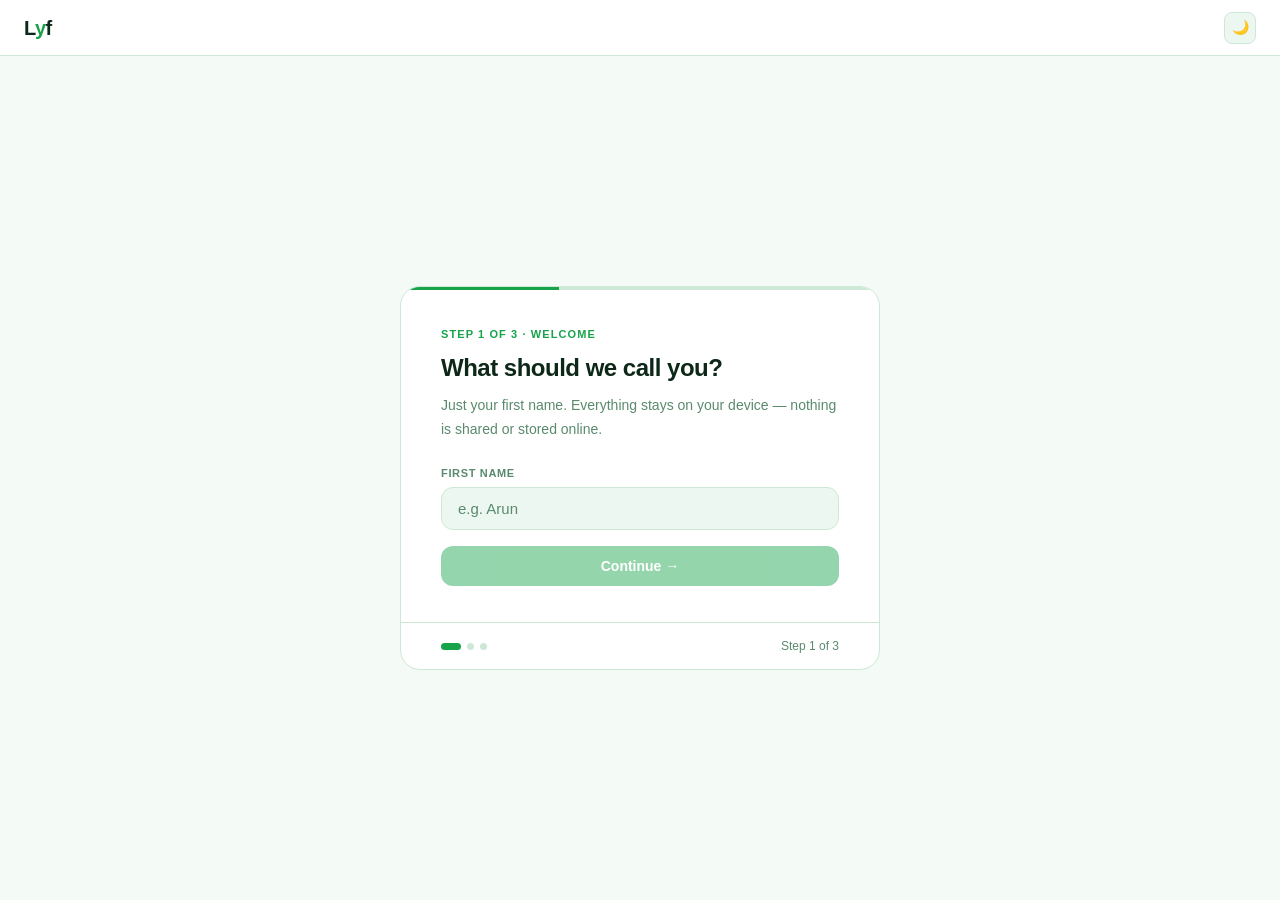
<file: fitness.html>
<!DOCTYPE html>
<html lang="en">
<head>
  <meta charset="UTF-8"><meta name="viewport" content="width=device-width, initial-scale=1.0">
  <title>Lyf — Fitness & Body</title>
  <script>(function(){var DK='lyf_device_id',VK='lyf_device_seen',did=null,isNew=false;try{did=localStorage.getItem(DK);if(!did){did='lyf-'+Date.now()+'-'+Math.random().toString(36).substr(2,9);localStorage.setItem(DK,did);}isNew=!localStorage.getItem(VK);localStorage.setItem(VK,'1');}catch(e){did='lyf-mem-'+Date.now();isNew=true;}window.__lyfDeviceId=did;window.__lyfIsNewDevice=isNew;})();</script>
  <script type="text/javascript" id="zohoapptics">var d=document,s=d.createElement("script");s.type="text/javascript";s.id="zohoappticsscript";s.defer=!0;s.src="https://apptics.zoho.in/sdk/web/v1/60070142391/315000000002032/init?aaID=315000000003007";var t=d.getElementsByTagName("script")[0];t.parentNode.insertBefore(s,t);window.appticsReady=function(s){var e=window.apptics__asyncalls=window.apptics__asyncalls||[];window.appticsReadyStatus?(s&&e.push(s),e.forEach(s=>s&&s()),window.apptics__asyncalls=null):s&&e.push(s)};</script>
  <link rel="stylesheet" href="css/base.css">
  <link rel="stylesheet" href="css/components.css">
  <link rel="stylesheet" href="css/layout.css">
</head>
<body>
<nav class="topnav">
  <div class="nav-logo" id="lyfLogo">L<span>y</span>f</div>
  <div class="nav-right">
    <div class="vitality-badge">✦ <span id="vitalityBadge">30</span> Vitality</div>
    <div class="theme-btn" id="themeBtn" onclick="toggleTheme()">🌙</div>
    <div class="nav-avatar" id="navAvatar">A</div>
  </div>
</nav>
<div class="app-layout">
  <aside class="sidebar">
    <div class="sb-profile">
      <div class="sb-profile-top"><div class="sb-av" id="sbAvatar">A</div><div><div class="sb-name" id="sbName">Loading...</div><div class="sb-city" id="sbCity">📍 Bangalore</div></div></div>
      <div class="sb-goal-pill" id="sbGoal"><div class="sb-goal-dot"></div><span class="sb-goal-label">Goal: Feel healthier</span></div>
    </div>
    <div class="sb-score-section">
      <div><div class="sb-score-num" id="sbScore">30</div><div class="sb-score-label">Vitality score</div></div>
      <div class="vitality-ring" style="width:52px;height:52px"><svg width="52" height="52" viewBox="0 0 52 52"><circle cx="26" cy="26" r="20" fill="none" stroke="var(--border)" stroke-width="5"/><circle cx="26" cy="26" r="20" fill="none" stroke="var(--accent)" stroke-width="5" stroke-dasharray="125.6" id="vitalityRingFill" stroke-dashoffset="87.9" stroke-linecap="round" style="transform:rotate(-90deg);transform-origin:26px 26px"/></svg><div class="vitality-ring-pct" id="vitalityRingPct">30%</div></div>
    </div>
    <div class="sb-bars">
      <div class="sb-bar-row active" onclick="highlightPillar(this)"><span class="sb-bar-icon">💪</span><span class="sb-bar-name">Fitness</span><div class="sb-bar-track"><div class="sb-bar-fill" id="sbBarFitness" style="width:0%;background:var(--fitness)"></div></div><span class="sb-bar-pts" id="sbPtsFitness" style="color:var(--fitness)">0</span></div>
      <div class="sb-bar-row" onclick="highlightPillar(this)"><span class="sb-bar-icon">🧠</span><span class="sb-bar-name">Mind</span><div class="sb-bar-track"><div class="sb-bar-fill" id="sbBarMind" style="width:0%;background:var(--mind)"></div></div><span class="sb-bar-pts" id="sbPtsMind" style="color:var(--mind)">0</span></div>
      <div class="sb-bar-row" onclick="highlightPillar(this)"><span class="sb-bar-icon">☀️</span><span class="sb-bar-name">Joy</span><div class="sb-bar-track"><div class="sb-bar-fill" id="sbBarJoy" style="width:0%;background:var(--joy)"></div></div><span class="sb-bar-pts" id="sbPtsJoy" style="color:var(--joy)">0</span></div>
      <div class="sb-bar-row" onclick="highlightPillar(this)"><span class="sb-bar-icon">🌿</span><span class="sb-bar-name">Nature</span><div class="sb-bar-track"><div class="sb-bar-fill" id="sbBarNature" style="width:0%;background:var(--nature)"></div></div><span class="sb-bar-pts" id="sbPtsNature" style="color:var(--nature)">0</span></div>
      <div class="sb-bar-row" onclick="highlightPillar(this)"><span class="sb-bar-icon">👥</span><span class="sb-bar-name">Connect</span><div class="sb-bar-track"><div class="sb-bar-fill" id="sbBarConnect" style="width:0%;background:var(--connect)"></div></div><span class="sb-bar-pts" id="sbPtsConnect" style="color:var(--connect)">0</span></div>
    </div>
    <nav class="sb-nav">
      <a href="dashboard.html" class="sb-nav-item"><div class="sb-nav-icon">🏠</div><div><div class="sb-nav-title">Home</div><div class="sb-nav-sub">Dashboard</div></div></a>
      <a href="fitness.html" class="sb-nav-item active"><div class="sb-nav-icon" style="background:var(--accentlt);border-color:var(--border2)">💪</div><div><div class="sb-nav-title">Fitness &amp; Body</div><div class="sb-nav-sub">Workouts · Nutrition · Stats</div></div></a>
      <a href="mind.html" class="sb-nav-item"><div class="sb-nav-icon">🧠</div><div><div class="sb-nav-title">Mind &amp; Wellness</div><div class="sb-nav-sub">Mood · Sleep · Books</div></div></a>
      <a href="happiness.html" class="sb-nav-item"><div class="sb-nav-icon">☀️</div><div><div class="sb-nav-title">Happiness &amp; Joy</div><div class="sb-nav-sub">Gratitude · Joy log</div></div></a>
      <a href="nature.html" class="sb-nav-item"><div class="sb-nav-icon">🌿</div><div><div class="sb-nav-title">Nature &amp; Escape</div><div class="sb-nav-sub">Sun walk · Spots</div></div></a>
      <a href="connect.html" class="sb-nav-item"><div class="sb-nav-icon">👥</div><div><div class="sb-nav-title">Connection</div><div class="sb-nav-sub">Social health</div></div></a>
      <div class="sb-nav-divider"></div>
      <a href="settings.html" class="sb-nav-item"><div class="sb-nav-icon">⚙️</div><div><div class="sb-nav-title">Settings</div><div class="sb-nav-sub">Profile · AI · Preferences</div></div></a>
    </nav>
    <div class="sb-footer">
      <span class="sb-streak-icon">🔥</span>
      <div><div class="sb-streak-label">5 day streak</div><div class="sb-streak-sub">Keep it going</div></div>
      <div class="streak-dots streak-dots-container" style="margin-left:auto"></div>
    </div>
  </aside>
  <main class="main-content">
    <div class="page-title" style="color:var(--fitness)">Fitness &amp; Body</div>
    <div class="page-sub">How do you want to look and feel in your body?</div>

    <!-- Goal selector -->
    <div class="sec-label">Your body goal</div>
    <div class="grid-4 mb-grid" id="goalGrid"></div>

    <!-- InBody stats -->
    <div class="sec-label">InBody stats</div>
    <div class="grid-3 mb-grid" id="inbodyGrid"></div>
    <div style="font-size:12px;color:var(--muted);margin-bottom:20px">
      🔒 Based on your last InBody scan. <a href="settings.html" style="color:var(--accent);font-weight:600">Update in Settings →</a>
    </div>

    <div class="grid-2 mb-grid">
      <!-- Left: workout + water -->
      <div>
        <div class="sec-label">Today's workout</div>
        <div style="background:var(--fitness-lt);border:1px solid var(--border2);border-radius:var(--r-lg);padding:16px;margin-bottom:14px">
          <div class="flex items-center justify-between mb-12">
            <div>
              <div style="font-size:11px;font-weight:700;color:var(--fitness-dk);text-transform:uppercase;letter-spacing:.06em;margin-bottom:3px" id="workoutDayLabel">Monday · Push day</div>
              <div style="font-size:17px;font-weight:800;color:var(--fitness-dk);letter-spacing:-.3px" id="workoutTitle">Chest · Shoulders · Triceps</div>
            </div>
            <div style="background:var(--surface);color:var(--fitness-dk);border:1px solid var(--border2);border-radius:var(--r-full);padding:4px 12px;font-size:11px;font-weight:700" id="workoutDuration">60 min</div>
          </div>
          <div id="exerciseList"></div>
          <div style="margin-top:12px;padding-top:12px;border-top:1px solid var(--border2)">
            <div class="sec-label" style="margin-bottom:7px">Weekly schedule</div>
            <div class="flex gap-6" id="weekSchedule"></div>
          </div>
        </div>

        <div class="sec-label">Water tracker</div>
        <div class="card">
          <div class="flex items-center justify-between mb-10">
            <div style="font-size:13px;font-weight:600;color:var(--text)">💧 Daily goal · 3.5L</div>
            <div style="font-size:14px;font-weight:800;color:var(--sky)" id="waterCount">0 / 12</div>
          </div>
          <div class="water-glasses" id="waterGlasses"></div>
          <div class="progress-bar"><div class="progress-fill" id="waterBar" style="width:0%;background:var(--sky)"></div></div>
        </div>
      </div>

      <!-- Right: macros + meals -->
      <div>
        <div class="sec-label">Today's macros · 2000 kcal target</div>
        <div class="card mb-grid">
          <div class="flex items-center gap-16">
            <div style="position:relative;width:88px;height:88px;flex-shrink:0">
              <svg width="88" height="88" viewBox="0 0 88 88">
                <circle cx="44" cy="44" r="34" fill="none" stroke="var(--border)" stroke-width="9"/>
                <circle cx="44" cy="44" r="34" fill="none" stroke="var(--sky)"     stroke-width="9" stroke-dasharray="214" stroke-dashoffset="159" stroke-linecap="round" style="transform:rotate(-90deg);transform-origin:44px 44px"/>
                <circle cx="44" cy="44" r="34" fill="none" stroke="var(--fitness)" stroke-width="9" stroke-dasharray="214" stroke-dashoffset="47"  stroke-linecap="round" style="transform:rotate(-90deg);transform-origin:44px 44px;opacity:.75"/>
                <circle cx="44" cy="44" r="34" fill="none" stroke="var(--joy)"     stroke-width="9" stroke-dasharray="214" stroke-dashoffset="168" stroke-linecap="round" style="transform:rotate(-90deg);transform-origin:44px 44px;opacity:.6"/>
              </svg>
              <div style="position:absolute;inset:0;display:flex;flex-direction:column;align-items:center;justify-content:center">
                <div style="font-size:14px;font-weight:800;color:var(--text)" id="kcalLogged">0</div>
                <div style="font-size:10px;color:var(--muted)">/ 2000</div>
              </div>
            </div>
            <div style="flex:1">
              <div class="macro-row"><div class="macro-dot" style="background:var(--sky)"></div>Protein<span class="macro-val" style="color:var(--sky)">130g</span></div>
              <div class="macro-row"><div class="macro-dot" style="background:var(--fitness)"></div>Carbs<span class="macro-val" style="color:var(--fitness)">250g</span></div>
              <div class="macro-row" style="margin-bottom:0"><div class="macro-dot" style="background:var(--joy)"></div>Fat<span class="macro-val" style="color:var(--joy)">48g</span></div>
              <div style="margin-top:8px;font-size:11px;color:var(--muted)">Tick meals below to track calories</div>
            </div>
          </div>
        </div>

        <div class="sec-label">Meal plan</div>
        <div id="mealPlan"></div>
        <div class="wisdom-card">🌾 &ldquo;In villages, the largest meal is eaten at noon — when digestion is strongest. Your liver processes food 40% more efficiently between 12–2pm.&rdquo;</div>
      </div>
    </div>
  </main>
</div>

<!-- Credits modal -->
<div class="modal-overlay" id="creditsModal" onclick="if(event.target===this)closeCredits()">
  <div class="modal-box" style="text-align:center">
    <div class="credits-avatar">👨‍💻</div>
    <div style="font-size:20px;font-weight:800;color:var(--text);margin-bottom:16px">Arun Kumar Dave</div>
    <div class="credits-divider"></div>
    <div style="font-size:13px;color:var(--muted);font-style:italic;line-height:1.6;margin-bottom:16px">"Building things that matter — one line of code, one life at a time."</div>
    <span style="font-size:13px;color:var(--muted);cursor:pointer;text-decoration:underline" onclick="closeCredits()">Close</span>
  </div>
</div>

<script src="js/apptics.js"></script>
<script src="js/profile.js"></script>
<script src="js/vitality.js"></script>
<script src="js/app.js"></script>
<script>
document.addEventListener('DOMContentLoaded', function(){
  var profile = LyfProfile.get();
  var inbody  = LyfProfile.getInBody();
  var today   = new Date().toDateString();

  /* Goal grid */
  var goals = [
    {id:'lose_fat',    icon:'🔥', label:'Lose fat',     sub:'Reduce body fat %'},
    {id:'build_muscle',icon:'💪', label:'Build muscle', sub:'Gain strength'},
    {id:'more_energy', icon:'⚡', label:'More energy',  sub:'Feel less tired'},
    {id:'feel_healthy',icon:'🫀', label:'Feel healthier',sub:'Overall wellness'}
  ];
  var gg = document.getElementById('goalGrid');
  goals.forEach(function(g){
    var c = document.createElement('div');
    c.className = 'pill' + (profile.goal === g.id ? ' active' : '');
    c.innerHTML = '<div class="pill-icon">' + g.icon + '</div><div class="pill-label">' + g.label + '</div><div class="pill-sub">' + g.sub + '</div>';
    c.onclick = function(){
      document.querySelectorAll('#goalGrid .pill').forEach(function(p){ p.classList.remove('active'); });
      c.classList.add('active');
      LyfProfile.save({ goal: g.id });
      if(window.Apptics) Apptics.track('goal_changed','fitness',{ goal: g.id });
    };
    gg.appendChild(c);
  });

  /* InBody grid */
  var ibStats = [
    { val: inbody.weight       || '—', unit: inbody.weight       ? 'kg' : '', label:'Weight',        color:'var(--fitness)', badge: inbody.weight ? 'Normal' : null, badgeClass:'badge-green' },
    { val: inbody.body_fat     || '—', unit: inbody.body_fat     ? '%'  : '', label:'Body fat',      color:'var(--connect)', badge: inbody.body_fat ? 'Over' : null, badgeClass:'badge-red' },
    { val: inbody.inbody_score || '—', unit: '',                              label:'InBody score',  color:'var(--joy)',     badge: inbody.inbody_score ? inbody.inbody_score+'/100' : null, badgeClass:'badge-amber' },
    { val: inbody.waist_hip    || '—', unit: '',                              label:'Waist-hip ratio',color:'var(--sky)',    badge: inbody.waist_hip ? 'Elevated' : null, badgeClass:'badge-red' },
    { val: inbody.muscle_mass  || '—', unit: inbody.muscle_mass  ? 'kg' : '', label:'Muscle mass',   color:'var(--nature)', badge: inbody.muscle_mass ? 'Normal' : null, badgeClass:'badge-teal' },
    { val: inbody.visceral_fat || '—', unit: '',                              label:'Visceral fat',  color:'var(--mind)',   badge: inbody.visceral_fat ? 'Watch' : null, badgeClass:'badge-purple' }
  ];
  var ig = document.getElementById('inbodyGrid');
  ibStats.forEach(function(s){
    var card = document.createElement('div');
    card.className = 'stat-card';
    card.innerHTML = '<div class="stat-val" style="color:' + s.color + '">' + s.val
      + '<span style="font-size:11px">' + s.unit + '</span></div>'
      + '<div class="stat-label">' + s.label + '</div>'
      + (s.badge ? '<span class="badge ' + s.badgeClass + '">' + s.badge + '</span>'
                 : '<div style="font-size:10px;color:var(--muted);margin-top:3px">Add in Settings</div>');
    ig.appendChild(card);
  });

  /* Workout data */
  var day = new Date().getDay();
  var workouts = {
    1: { day:'Monday',    type:'Push day',  title:'Chest · Shoulders · Triceps', duration:'60 min',
         exercises:['Bench Press','Incline DB Press','Shoulder Press','Lateral Raises','Tricep Pushdown','Incline Treadmill'],
         sets:      ['4 × 10',   '3 × 12',        '3 × 12',         '3 × 15',       '3 × 15',           '10 min'] },
    3: { day:'Wednesday', type:'Pull day',  title:'Back · Biceps',               duration:'60 min',
         exercises:['Deadlift','Bent Over Row','Pull-ups','Face Pulls','Bicep Curls','Cable Row'],
         sets:      ['3 × 8', '4 × 10',      '3 × max', '3 × 15',   '3 × 12',    '3 × 12'] },
    5: { day:'Friday',    type:'Legs day',  title:'Quads · Hamstrings · Glutes', duration:'60 min',
         exercises:['Squats','Leg Press','Romanian Deadlift','Leg Curl','Calf Raises','Cycling'],
         sets:      ['4 × 10','3 × 12','3 × 10',             '3 × 12', '4 × 15',    '10 min'] }
  };
  var todayWorkout = workouts[day];
  var isRestDay = !todayWorkout;
  if(isRestDay){
    document.getElementById('workoutDayLabel').textContent = ['Sunday','Monday','Tuesday','Wednesday','Thursday','Friday','Saturday'][day] + ' · Rest day';
    document.getElementById('workoutTitle').textContent = 'Recovery & mobility';
    document.getElementById('workoutDuration').textContent = 'Active rest';
    document.getElementById('exerciseList').innerHTML = '<div style="font-size:13px;color:var(--muted);padding:8px 0;line-height:1.7">Light stretching · 20 min walk · Foam rolling<br>Stay active but let your muscles recover.</div>';
  } else {
    document.getElementById('workoutDayLabel').textContent = todayWorkout.day + ' · ' + todayWorkout.type;
    document.getElementById('workoutTitle').textContent = todayWorkout.title;
    document.getElementById('workoutDuration').textContent = todayWorkout.duration;
    var savedEx = LyfProfile.getDailyLog('lyf_ex');
    var el = document.getElementById('exerciseList');
    todayWorkout.exercises.forEach(function(ex, i){
      var item = document.createElement('div');
      item.className = 'ex-item' + (savedEx[i] ? ' done' : '');
      item.innerHTML = '<div class="ex-check">' + (savedEx[i] ? '✓' : '') + '</div>'
        + '<div class="ex-name">' + ex + '</div>'
        + '<div class="ex-sets">' + todayWorkout.sets[i] + '</div>';
      item.onclick = function(){
        item.classList.toggle('done');
        var done = item.classList.contains('done');
        item.querySelector('.ex-check').textContent = done ? '✓' : '';
        savedEx[i] = done;
        LyfProfile.saveDailyLog('lyf_ex', savedEx);
        LyfVitality.persist();
        if(window.Apptics) Apptics.track('exercise_logged','fitness',{ exercise: ex, done: done });
      };
      el.appendChild(item);
    });
  }

  /* Week schedule */
  var weekDays = ['Sun','Mon','Tue','Wed','Thu','Fri','Sat'];
  var weekTypes = { 1:'Push', 3:'Pull', 5:'Legs' };
  var ws = document.getElementById('weekSchedule');
  weekDays.forEach(function(d, i){
    var btn = document.createElement('div');
    var isGym = weekTypes[i];
    var isToday = i === day;
    btn.style.cssText = 'flex:1;text-align:center;padding:5px 4px;border-radius:var(--r-sm);font-size:10px;font-weight:700;border:1px solid var(--border);'
      + (isToday ? 'background:var(--accent);color:#fff;border-color:var(--accent);'
                 : isGym ? 'background:var(--accentlt);color:var(--accentdk);border-color:var(--border2);'
                         : 'color:var(--muted);');
    btn.innerHTML = '<div>' + d + '</div><div style="margin-top:1px">' + (weekTypes[i] || 'Rest') + '</div>';
    ws.appendChild(btn);
  });

  /* Water */
  var wFilled = LyfProfile.getWater();
  function renderWater(){
    var wg = document.getElementById('waterGlasses'); wg.innerHTML = '';
    for(var i=0;i<12;i++){
      (function(idx){
        var g = document.createElement('div');
        g.className = 'wg' + (idx < wFilled ? ' filled' : '');
        g.textContent = '💧';
        g.onclick = function(){
          wFilled = idx < wFilled ? idx : idx+1;
          LyfProfile.saveWater(wFilled);
          LyfVitality.persist();
          document.getElementById('waterCount').textContent = wFilled + ' / 12';
          document.getElementById('waterBar').style.width = Math.round(wFilled/12*100) + '%';
          renderWater();
        };
        wg.appendChild(g);
      })(i);
    }
    document.getElementById('waterCount').textContent = wFilled + ' / 12';
    document.getElementById('waterBar').style.width = Math.round(wFilled/12*100) + '%';
  }
  renderWater();

  /* Meals */
  var meals = [
    {time:'7:00am',  name:'Overnight oats + banana',       detail:'Oats · Milk · Chia seeds · Banana',   kcal:380},
    {time:'10:00am', name:'Boiled eggs + fruit',            detail:'2 boiled eggs · Mixed fruit bowl',    kcal:250},
    {time:'1:00pm',  name:'Dal rice + sabzi + curd',        detail:'Brown rice · Dal · Seasonal veg',     kcal:550},
    {time:'4:00pm',  name:'Handful of nuts + green tea',    detail:'Almonds · Walnuts · Cashews',         kcal:180},
    {time:'7:30pm',  name:'Roti + paneer bhurji + salad',   detail:'2 rotis · Paneer · Cucumber salad',  kcal:480},
    {time:'9:30pm',  name:'Warm turmeric milk',             detail:'Low-fat milk · Turmeric · Honey',     kcal:120}
  ];
  var savedMeals = LyfProfile.getDailyLog('lyf_meals');
  var totalKcal = 0;
  meals.forEach(function(m,i){ if(savedMeals[i]) totalKcal += m.kcal; });
  document.getElementById('kcalLogged').textContent = totalKcal;
  var mp = document.getElementById('mealPlan');
  meals.forEach(function(m,i){
    var item = document.createElement('div');
    item.className = 'meal-item' + (savedMeals[i] ? ' eaten' : '');
    item.innerHTML = '<div class="meal-time">' + m.time + '</div>'
      + '<div style="flex:1"><div class="meal-name">' + m.name + '</div><div class="meal-detail">' + m.detail + '</div></div>'
      + '<div class="meal-kcal">' + m.kcal + ' kcal</div>'
      + '<div class="meal-check">' + (savedMeals[i] ? '✓' : '') + '</div>';
    item.querySelector('.meal-check').onclick = function(e){
      e.stopPropagation();
      item.classList.toggle('eaten');
      var eaten = item.classList.contains('eaten');
      item.querySelector('.meal-check').textContent = eaten ? '✓' : '';
      savedMeals[i] = eaten;
      LyfProfile.saveDailyLog('lyf_meals', savedMeals);
      LyfVitality.persist();
      totalKcal = 0;
      meals.forEach(function(mm,ii){ if(savedMeals[ii]) totalKcal += mm.kcal; });
      document.getElementById('kcalLogged').textContent = totalKcal;
      if(window.Apptics) Apptics.track('meal_logged','fitness',{ meal: m.name, eaten: eaten });
    };
    mp.appendChild(item);
  });

  window.highlightPillar = function(el){
    document.querySelectorAll('.sb-bar-row').forEach(function(r){ r.classList.remove('active'); });
    el.classList.add('active');
  };
});
</script>
</body>
</html>
</file>
<file: css/base.css>
/* ============================================================
   Lyf — base.css
   Design tokens, reset, typography
   ============================================================ */

/* ── Reset ─────────────────────────────────────────────────── */
*, *::before, *::after {
  margin: 0;
  padding: 0;
  box-sizing: border-box;
  -webkit-tap-highlight-color: transparent;
}

html { scroll-behavior: smooth; }

img, svg { display: block; max-width: 100%; }

button, input, textarea, select {
  font-family: inherit;
  font-size: inherit;
  color: inherit;
  border: none;
  outline: none;
  background: none;
}

a { text-decoration: none; color: inherit; }

ul, ol { list-style: none; }

/* ── Design Tokens — Light (default) ───────────────────────── */
:root {
  /* Backgrounds */
  --bg:        #f4fbf6;
  --surface:   #ffffff;
  --surface2:  #edf7f1;

  /* Borders */
  --border:    #cde8d6;
  --border2:   #9dcfb0;

  /* Text */
  --text:      #0d2818;
  --text2:     #2d6644;
  --muted:     #5a8a6e;

  /* Brand */
  --accent:    #16a34a;
  --accentlt:  #dcfce7;
  --accentdk:  #15803d;

  /* Pillar: Fitness */
  --fitness:       #16a34a;
  --fitness-lt:    #dcfce7;
  --fitness-dk:    #15803d;
  --fitness-br:    #14532d;

  /* Pillar: Mind */
  --mind:          #7c3aed;
  --mind-lt:       #ede9fe;
  --mind-dk:       #6d28d9;
  --mind-br:       #4c1d95;

  /* Pillar: Happiness */
  --joy:           #d97706;
  --joy-lt:        #fef3c7;
  --joy-dk:        #b45309;
  --joy-br:        #92400e;

  /* Pillar: Nature */
  --nature:        #0d9488;
  --nature-lt:     #ccfbf1;
  --nature-dk:     #0f766e;
  --nature-br:     #134e4a;

  /* Pillar: Connection */
  --connect:       #dc2626;
  --connect-lt:    #fee2e2;
  --connect-dk:    #b91c1c;
  --connect-br:    #7f1d1d;

  /* Utility */
  --sky:           #0284c7;
  --sky-lt:        #e0f2fe;
  --sky-dk:        #0369a1;
  --lime:          #65a30d;
  --lime-lt:       #ecfccb;
  --lime-dk:       #4d7c0f;
  /* --amber / --amber-lt removed — use --joy / --joy-lt (same value, more semantic) */

  /* Typography */
  --font: -apple-system, BlinkMacSystemFont, 'Segoe UI', 'Helvetica Neue', Arial, sans-serif;

  /* Radius */
  --r-sm:   8px;
  --r-md:   12px;
  --r-lg:   14px;
  --r-xl:   20px;
  --r-full: 9999px;

  /* Shadows */
  --shadow-sm: 0 1px 3px rgba(0,0,0,0.06);
  --shadow-md: 0 4px 12px rgba(0,0,0,0.08);

  /* Transitions */
  --t-fast:   .15s ease;
  --t-base:   .2s ease;
  --t-slow:   .3s ease;
}

/* ── Design Tokens — Dark ───────────────────────────────────── */
.dark {
  --bg:        #071a0f;
  --surface:   #0f2d1e;
  --surface2:  #153d28;
  --border:    rgba(74, 222, 128, 0.10);
  --border2:   rgba(74, 222, 128, 0.22);
  --text:      #e8f5ee;
  --text2:     #a7d9b8;
  --muted:     #6b9e80;
  --accent:    #4ade80;
  --accentlt:  rgba(74, 222, 128, 0.12);
  --accentdk:  #22c55e;

  --fitness:       #4ade80;
  --fitness-lt:    rgba(74,222,128,0.12);
  --fitness-dk:    #22c55e;

  --mind:          #a78bfa;
  --mind-lt:       rgba(167,139,250,0.12);
  --mind-dk:       #8b5cf6;

  --joy:           #fbbf24;
  --joy-lt:        rgba(251,191,36,0.12);
  --joy-dk:        #f59e0b;

  --nature:        #2dd4bf;
  --nature-lt:     rgba(45,212,191,0.12);
  --nature-dk:     #14b8a6;

  --connect:       #f87171;
  --connect-lt:    rgba(248,113,113,0.12);
  --connect-dk:    #ef4444;

  --sky:           #38bdf8;
  --sky-lt:        rgba(56,189,248,0.12);
  --sky-dk:        #0284c7;
  --lime:          #a3e635;
  --lime-lt:       rgba(163,230,53,0.12);
  --lime-dk:       #65a30d;

  /* Dark: pillar bright variants */
  --fitness-br:    #86efac;
  --mind-br:       #c4b5fd;
  --joy-br:        #fcd34d;
  --nature-br:     #5eead4;
  --connect-br:    #fca5a5;

}

/* ── Base HTML ──────────────────────────────────────────────── */
html, body {
  font-family: var(--font);
  background: var(--bg);
  color: var(--text);
  min-height: 100vh;
  font-size: 14px;
  line-height: 1.5;
  transition: background var(--t-slow), color var(--t-slow);
}

/* ── Typography scale ───────────────────────────────────────── */
.t-xs   { font-size: 11px; }
.t-sm   { font-size: 12px; }
.t-base { font-size: 14px; }
.t-md   { font-size: 15px; }
.t-lg   { font-size: 18px; }
.t-xl   { font-size: 22px; }
.t-2xl  { font-size: 26px; }
.t-3xl  { font-size: 32px; }

.fw-400 { font-weight: 400; }
.fw-500 { font-weight: 500; }
.fw-600 { font-weight: 600; }
.fw-700 { font-weight: 700; }
.fw-800 { font-weight: 800; }
.fw-900 { font-weight: 900; }

.c-text    { color: var(--text); }
.c-muted   { color: var(--muted); }
.c-accent  { color: var(--accent); }
.c-surface { color: var(--surface); }

.tracking-wide  { letter-spacing: .06em; }
.tracking-wider { letter-spacing: .10em; }
.uppercase      { text-transform: uppercase; }
.italic         { font-style: italic; }
.line-through   { text-decoration: line-through; }

/* ── Spacing helpers ────────────────────────────────────────── */
.mb-4  { margin-bottom: 4px; }
.mb-6  { margin-bottom: 6px; }
.mb-8  { margin-bottom: 8px; }
.mb-10 { margin-bottom: 10px; }
.mb-12 { margin-bottom: 12px; }
.mb-16 { margin-bottom: 16px; }
.mb-20 { margin-bottom: 20px; }
.mb-24 { margin-bottom: 24px; }
.mb-32 { margin-bottom: 32px; }

.mt-4  { margin-top: 4px; }
.mt-8  { margin-top: 8px; }
.mt-12 { margin-top: 12px; }
.mt-16 { margin-top: 16px; }

/* ── Flex / Grid helpers ────────────────────────────────────── */
.flex         { display: flex; }
.flex-col     { flex-direction: column; }
.items-center { align-items: center; }
.items-start  { align-items: flex-start; }
.justify-between { justify-content: space-between; }
.justify-center  { justify-content: center; }
.gap-4   { gap: 4px; }
.gap-6   { gap: 6px; }
.gap-8   { gap: 8px; }
.gap-10  { gap: 10px; }
.gap-12  { gap: 12px; }
.gap-14  { gap: 14px; }
.gap-16  { gap: 16px; }
.flex-1  { flex: 1; }
.flex-shrink-0 { flex-shrink: 0; }
.ml-auto { margin-left: auto; }

.grid-2 { display: grid; grid-template-columns: repeat(2, minmax(0,1fr)); gap: 14px; }
.grid-3 { display: grid; grid-template-columns: repeat(3, minmax(0,1fr)); gap: 12px; }
.grid-4 { display: grid; grid-template-columns: repeat(4, minmax(0,1fr)); gap: 12px; }

.mb-grid { margin-bottom: 16px; }

/* ── Scrollbar ──────────────────────────────────────────────── */
::-webkit-scrollbar { width: 4px; height: 4px; }
::-webkit-scrollbar-track { background: transparent; }
::-webkit-scrollbar-thumb { background: var(--border2); border-radius: 2px; }
</file>
<file: css/components.css>
/* ============================================================
   Lyf — components.css
   Buttons, inputs, cards, badges, banners, pills, modals,
   checklist, water tracker, streak dots, vitality ring
   ============================================================ */

/* ── Buttons ────────────────────────────────────────────────── */
.btn {
  display: inline-flex;
  align-items: center;
  justify-content: center;
  gap: 6px;
  border-radius: var(--r-md);
  padding: 12px 24px;
  font-size: 14px;
  font-weight: 700;
  cursor: pointer;
  transition: all var(--t-base);
  border: none;
  white-space: nowrap;
  user-select: none;
}
.btn:disabled { opacity: .45; cursor: not-allowed; pointer-events: none; }

.btn-primary {
  background: var(--accent);
  color: #fff;
}
.btn-primary:hover { background: var(--accentdk); }

.btn-secondary {
  background: var(--surface);
  color: var(--text);
  border: 1.5px solid var(--border);
}
.btn-secondary:hover { border-color: var(--border2); background: var(--surface2); }

.btn-ghost {
  background: transparent;
  color: var(--accent);
  border: 1.5px solid var(--border2);
}
.btn-ghost:hover { background: var(--accentlt); }

.btn-sm  { padding: 7px 14px; font-size: 12px; border-radius: var(--r-sm); }
.btn-lg  { padding: 15px 36px; font-size: 16px; border-radius: var(--r-lg); }
.btn-full { width: 100%; }

/* ── Inputs ─────────────────────────────────────────────────── */
.input {
  width: 100%;
  background: var(--surface2);
  border: 1.5px solid var(--border);
  border-radius: var(--r-md);
  padding: 12px 16px;
  font-size: 15px;
  color: var(--text);
  transition: all var(--t-base);
  appearance: none;
}
.input:focus { border-color: var(--accent); background: var(--surface); }
.input::placeholder { color: var(--muted); }

.input-label {
  display: block;
  font-size: 11px;
  font-weight: 700;
  color: var(--muted);
  text-transform: uppercase;
  letter-spacing: .06em;
  margin-bottom: 6px;
}

.input-group { margin-bottom: 16px; }

textarea.input {
  resize: vertical;
  min-height: 80px;
  line-height: 1.6;
}

select.input { cursor: pointer; }

/* ── Cards ──────────────────────────────────────────────────── */
.card {
  background: var(--surface);
  border: 1px solid var(--border);
  border-radius: var(--r-lg);
  padding: 16px 18px;
  transition: border-color var(--t-base), background var(--t-slow);
}

.card-sm { padding: 12px 14px; border-radius: var(--r-md); }
.card-lg { padding: 24px 28px; border-radius: var(--r-xl); }

.card-hover { cursor: pointer; }
.card-hover:hover {
  border-color: var(--border2);
  transform: translateY(-2px);
  box-shadow: var(--shadow-sm);
}

/* ── Section label ──────────────────────────────────────────── */
.sec-label {
  font-size: 11px;
  font-weight: 700;
  letter-spacing: .08em;
  color: var(--muted);
  text-transform: uppercase;
  margin-bottom: 10px;
}

/* ── Badges ─────────────────────────────────────────────────── */
.badge {
  display: inline-block;
  font-size: 10px;
  font-weight: 700;
  padding: 2px 8px;
  border-radius: var(--r-full);
}

.badge-green  { background: var(--fitness-lt); color: var(--fitness-dk); }
.badge-red    { background: var(--connect-lt); color: var(--connect-dk); }
.badge-amber  { background: var(--joy-lt);     color: var(--joy-dk); }
.badge-purple { background: var(--mind-lt);    color: var(--mind-dk); }
.badge-teal   { background: var(--nature-lt);  color: var(--nature-dk); }
.badge-sky    { background: var(--sky-lt);     color: var(--sky-dk); }

/* ── Eyebrow label ──────────────────────────────────────────── */
.eyebrow {
  font-size: 11px;
  font-weight: 700;
  letter-spacing: .10em;
  text-transform: uppercase;
  color: var(--accent);
  margin-bottom: 8px;
}

/* ── Banners ─────────────────────────────────────────────────── */
.banner {
  border-radius: var(--r-md);
  padding: 12px 16px;
  margin-bottom: 14px;
  display: flex;
  align-items: flex-start;
  gap: 10px;
  font-size: 13px;
}
.banner-icon { font-size: 16px; flex-shrink: 0; margin-top: 1px; }

.banner-green  { background: var(--fitness-lt); border: 1px solid var(--border2); }
.banner-amber  { background: var(--joy-lt);     border: 1px solid var(--joy-br); }
.banner-purple { background: var(--mind-lt);    border: 1px solid var(--mind-br); }
.banner-teal   { background: var(--nature-lt);  border: 1px solid var(--nature-br); }
.banner-red    { background: var(--connect-lt); border: 1px solid var(--connect-br); }

/* ── Pill selector ───────────────────────────────────────────── */
.pill {
  background: var(--surface2);
  border: 1.5px solid var(--border);
  border-radius: var(--r-md);
  padding: 12px 10px;
  text-align: center;
  cursor: pointer;
  transition: all var(--t-base);
  user-select: none;
}
.pill:hover { border-color: var(--border2); }
.pill.active {
  border-color: var(--accent);
  background: var(--accentlt);
}
.pill-icon  { font-size: 22px; margin-bottom: 5px; }
.pill-label { font-size: 12px; font-weight: 700; color: var(--muted); }
.pill.active .pill-label { color: var(--accentdk); }
.pill-sub   { font-size: 10px; color: var(--muted); margin-top: 2px; line-height: 1.4; }

/* ── Checklist item ──────────────────────────────────────────── */
.cl-item {
  display: flex;
  align-items: center;
  gap: 10px;
  padding: 10px 13px;
  background: var(--surface);
  border: 1px solid var(--border);
  border-radius: var(--r-md);
  margin-bottom: 7px;
  cursor: pointer;
  transition: all var(--t-base);
}
.cl-item:hover { border-color: var(--border2); }
.cl-item.done  { background: var(--accentlt); border-color: var(--border2); }

.cl-check {
  width: 18px;
  height: 18px;
  border-radius: 50%;
  border: 2px solid var(--border);
  flex-shrink: 0;
  display: flex;
  align-items: center;
  justify-content: center;
  font-size: 9px;
  color: #fff;
  transition: all var(--t-base);
}
.cl-item.done .cl-check { background: var(--accent); border-color: var(--accent); }
.cl-text { font-size: 13px; font-weight: 500; color: var(--text); }
.cl-item.done .cl-text  { color: var(--muted); text-decoration: line-through; }

/* ── Streak dots ─────────────────────────────────────────────── */
.streak-dots { display: flex; gap: 4px; }
.s-dot { width: 8px; height: 8px; border-radius: 50%; background: var(--border); }
.s-dot.done  { background: var(--accent); }
.s-dot.today { background: var(--lime); }

/* ── Water glasses ───────────────────────────────────────────── */
.water-glasses { display: flex; gap: 5px; flex-wrap: wrap; }
.wg {
  width: 28px;
  height: 28px;
  border-radius: 7px;
  border: 1.5px solid var(--border);
  background: var(--surface2);
  display: flex;
  align-items: center;
  justify-content: center;
  font-size: 11px;
  cursor: pointer;
  transition: all var(--t-base);
}
.wg.filled { background: var(--sky-lt); border-color: var(--sky); }

/* ── Progress bar ────────────────────────────────────────────── */
.progress-bar {
  height: 4px;
  background: var(--border);
  border-radius: 2px;
  overflow: hidden;
  margin-top: 8px;
}
.progress-fill {
  height: 4px;
  border-radius: 2px;
  transition: width var(--t-slow);
}

/* ── Stat card ───────────────────────────────────────────────── */
.stat-card {
  background: var(--surface);
  border: 1px solid var(--border);
  border-radius: var(--r-lg);
  padding: 14px 16px;
  transition: all var(--t-slow);
}
.stat-val   { font-size: 22px; font-weight: 800; letter-spacing: -.5px; margin-bottom: 2px; }
.stat-label { font-size: 12px; color: var(--muted); }

/* ── Section card (pillar nav cards on dashboard) ────────────── */
.sec-card {
  border-radius: var(--r-lg);
  padding: 18px;
  cursor: pointer;
  border: 1.5px solid var(--border);
  background: var(--surface);
  transition: all var(--t-base);
}
.sec-card:hover { transform: translateY(-2px); border-color: var(--border2); }
.sec-card-ey    { font-size: 10px; font-weight: 700; letter-spacing: .10em; text-transform: uppercase; margin-bottom: 5px; }
.sec-card-title { font-size: 15px; font-weight: 800; letter-spacing: -.3px; color: var(--text); margin-bottom: 4px; }
.sec-card-pull  { font-size: 11px; color: var(--muted); margin-bottom: 10px; line-height: 1.5; }
.sec-card-tags  { display: flex; gap: 5px; flex-wrap: wrap; }
.sec-tag        { font-size: 10px; font-weight: 700; padding: 2px 8px; border-radius: var(--r-full); }

/* ── Vitality ring (SVG) ─────────────────────────────────────── */
.vitality-ring { position: relative; }
.vitality-ring svg { transform: rotate(-90deg); }
.vitality-ring-pct {
  position: absolute;
  inset: 0;
  display: flex;
  align-items: center;
  justify-content: center;
  font-size: 10px;
  font-weight: 700;
  color: var(--accent);
}

/* ── Toggle switch ───────────────────────────────────────────── */
.toggle {
  width: 38px;
  height: 21px;
  border-radius: var(--r-full);
  background: var(--border);
  position: relative;
  cursor: pointer;
  transition: background var(--t-base);
  flex-shrink: 0;
}
.toggle.on { background: var(--accent); }
.toggle-dot {
  width: 15px;
  height: 15px;
  border-radius: 50%;
  background: #fff;
  position: absolute;
  top: 3px;
  left: 3px;
  transition: left var(--t-base);
  box-shadow: 0 1px 3px rgba(0,0,0,0.2);
}
.toggle.on .toggle-dot { left: 20px; }

/* ── Modal ───────────────────────────────────────────────────── */
.modal-overlay {
  position: fixed;
  inset: 0;
  background: rgba(0,0,0,.5);
  z-index: 999;
  display: flex;
  align-items: center;
  justify-content: center;
  padding: 24px;
  opacity: 0;
  visibility: hidden;
  pointer-events: none;
  transition: opacity var(--t-base), visibility var(--t-base);
}
.modal-overlay.open {
  opacity: 1;
  visibility: visible;
  pointer-events: all;
}
.modal-box {
  background: var(--surface);
  border: 1px solid var(--border2);
  border-radius: var(--r-xl);
  padding: 36px;
  max-width: 420px;
  width: 100%;
  animation: modalIn .2s ease;
}
@keyframes modalIn {
  from { opacity: 0; transform: scale(.95) translateY(8px); }
  to   { opacity: 1; transform: scale(1) translateY(0); }
}

/* ── Wisdom card (village insight) ──────────────────────────── */
.wisdom-card {
  background: var(--joy-lt);
  border: 1px solid var(--joy-br);
  border-radius: var(--r-md);
  padding: 13px 15px;
  font-size: 13px;
  color: var(--joy-dk);
  line-height: 1.7;
  font-style: italic;
}

/* ── Divider ─────────────────────────────────────────────────── */
.divider {
  display: flex;
  align-items: center;
  gap: 12px;
  margin: 8px 0 12px;
  font-size: 12px;
  color: var(--muted);
}
.divider::before, .divider::after {
  content: '';
  flex: 1;
  height: 1px;
  background: var(--border);
}

/* ── Macro donut legend row ──────────────────────────────────── */
.macro-row {
  display: flex;
  align-items: center;
  gap: 8px;
  margin-bottom: 8px;
  font-size: 13px;
  color: var(--text);
}
.macro-dot { width: 10px; height: 10px; border-radius: 2px; flex-shrink: 0; }
.macro-val { margin-left: auto; font-weight: 700; }

/* ── Exercise list item ──────────────────────────────────────── */
.ex-item {
  display: flex;
  align-items: center;
  gap: 10px;
  padding: 9px 12px;
  background: var(--surface);
  border: 1px solid var(--border);
  border-radius: var(--r-sm);
  cursor: pointer;
  transition: all var(--t-base);
  margin-bottom: 7px;
}
.ex-item:hover { border-color: var(--border2); }
.ex-item.done  { background: var(--accentlt); border-color: var(--border2); }
.ex-check {
  width: 18px; height: 18px; border-radius: 50%;
  border: 2px solid var(--border); flex-shrink: 0;
  display: flex; align-items: center; justify-content: center;
  font-size: 9px; color: #fff; transition: all var(--t-base);
}
.ex-item.done .ex-check { background: var(--accent); border-color: var(--accent); }
.ex-name { font-size: 13px; font-weight: 600; color: var(--text); flex: 1; }
.ex-item.done .ex-name { color: var(--muted); text-decoration: line-through; }
.ex-sets { font-size: 12px; color: var(--muted); }

/* ── Meal item ───────────────────────────────────────────────── */
.meal-item {
  display: flex;
  align-items: center;
  gap: 12px;
  padding: 12px 14px;
  background: var(--surface);
  border: 1px solid var(--border);
  border-radius: var(--r-md);
  margin-bottom: 8px;
  transition: all var(--t-base);
}
.meal-item.eaten { background: var(--accentlt); border-color: var(--border2); }
.meal-time  { font-size: 11px; font-weight: 700; color: var(--muted); width: 58px; flex-shrink: 0; }
.meal-name  { font-size: 13px; font-weight: 700; color: var(--text); margin-bottom: 1px; }
.meal-item.eaten .meal-name { color: var(--muted); text-decoration: line-through; }
.meal-detail { font-size: 11px; color: var(--muted); }
.meal-kcal  { margin-left: auto; font-size: 12px; font-weight: 700; color: var(--accent); flex-shrink: 0; }
.meal-check {
  width: 20px; height: 20px; border-radius: 50%;
  border: 2px solid var(--border); flex-shrink: 0;
  display: flex; align-items: center; justify-content: center;
  font-size: 9px; color: #fff; cursor: pointer; transition: all var(--t-base);
}
.meal-item.eaten .meal-check { background: var(--accent); border-color: var(--accent); }

/* ── Mood button ─────────────────────────────────────────────── */
.mood-btn {
  background: var(--surface);
  border: 1.5px solid var(--border);
  border-radius: var(--r-md);
  padding: 12px 6px;
  text-align: center;
  cursor: pointer;
  transition: all var(--t-base);
}
.mood-btn:hover { border-color: var(--border2); background: var(--mind-lt); }
.mood-btn.active { border-color: var(--mind); background: var(--mind-lt); }
.mood-em { font-size: 20px; margin-bottom: 3px; }
.mood-label { font-size: 10px; color: var(--muted); font-weight: 600; }
.mood-btn.active .mood-label { color: var(--mind); }

/* ── Spot item (nature spots) ────────────────────────────────── */
.spot-item {
  display: flex;
  align-items: center;
  gap: 12px;
  padding: 12px 14px;
  background: var(--surface);
  border: 1px solid var(--border);
  border-radius: var(--r-md);
  margin-bottom: 8px;
  cursor: pointer;
  transition: border-color var(--t-base);
}
.spot-item:hover { border-color: var(--border2); }
.spot-icon  { font-size: 18px; width: 28px; text-align: center; flex-shrink: 0; }
.spot-name  { font-size: 14px; font-weight: 700; color: var(--text); margin-bottom: 1px; }
.spot-dist  { font-size: 12px; color: var(--muted); }
.spot-badge { margin-left: auto; font-size: 11px; font-weight: 700; padding: 3px 10px; border-radius: var(--r-full); flex-shrink: 0; }

/* ── Settings row ────────────────────────────────────────────── */
.settings-group {
  background: var(--surface);
  border: 1px solid var(--border);
  border-radius: var(--r-lg);
  overflow: hidden;
  margin-bottom: 14px;
}
.settings-row {
  display: flex;
  align-items: center;
  padding: 13px 16px;
  border-bottom: 1px solid var(--border);
  gap: 12px;
}
.settings-row:last-child { border-bottom: none; }
.settings-icon {
  width: 32px; height: 32px;
  border-radius: 9px;
  display: flex; align-items: center; justify-content: center;
  font-size: 15px; flex-shrink: 0;
}
.settings-title { font-size: 14px; font-weight: 600; color: var(--text); }
.settings-sub   { font-size: 12px; color: var(--muted); margin-top: 1px; }
.settings-right { margin-left: auto; font-size: 12px; color: var(--accent); cursor: pointer; font-weight: 600; }

/* ── AI option card ──────────────────────────────────────────── */
.ai-option {
  background: var(--surface);
  border: 1.5px solid var(--border);
  border-radius: var(--r-lg);
  padding: 14px 16px;
  cursor: pointer;
  transition: all var(--t-base);
  display: flex;
  align-items: center;
  gap: 12px;
  margin-bottom: 10px;
}
.ai-option:hover { border-color: var(--border2); }
.ai-option.active { border-color: var(--accent); background: var(--accentlt); }
.ai-check {
  width: 18px; height: 18px; border-radius: 50%;
  border: 2px solid var(--border);
  display: flex; align-items: center; justify-content: center;
  font-size: 10px; color: #fff; flex-shrink: 0; transition: all var(--t-base);
}
.ai-option.active .ai-check { background: var(--accent); border-color: var(--accent); }

/* ── Location detect button ──────────────────────────────────── */
.loc-detect {
  background: var(--surface2);
  border: 1.5px solid var(--border);
  border-radius: var(--r-md);
  padding: 14px 16px;
  display: flex;
  align-items: center;
  gap: 14px;
  cursor: pointer;
  transition: all var(--t-base);
  margin-bottom: 12px;
}
.loc-detect:hover { border-color: var(--accent); background: var(--accentlt); }
.loc-icon {
  width: 38px; height: 38px; border-radius: var(--r-sm);
  background: var(--accentlt); border: 1px solid var(--border2);
  display: flex; align-items: center; justify-content: center;
  font-size: 16px; flex-shrink: 0;
}

/* ── Onboarding progress dots ────────────────────────────────── */
.ob-dots { display: flex; gap: 6px; }
.ob-dot {
  width: 7px; height: 7px; border-radius: 50%;
  background: var(--border); transition: all var(--t-slow);
}
.ob-dot.active { background: var(--accent); width: 20px; border-radius: 4px; }
.ob-dot.done   { background: var(--border2); }

/* ── Summary card (onboarding) ───────────────────────────────── */
.summary-card {
  background: var(--accentlt);
  border: 1px solid var(--border2);
  border-radius: var(--r-lg);
  padding: 16px;
  margin-bottom: 20px;
}
.summary-row {
  display: flex;
  justify-content: space-between;
  align-items: center;
  padding: 7px 0;
  border-bottom: 1px solid var(--border);
}
.summary-row:last-child { border-bottom: none; }
.summary-key { font-size: 13px; color: var(--muted); }
.summary-val { font-size: 13px; font-weight: 700; color: var(--accentdk); }

/* ── Credits modal ───────────────────────────────────────────── */
.credits-avatar {
  width: 76px; height: 76px; border-radius: 50%;
  background: var(--accentlt); border: 3px solid var(--accent);
  margin: 0 auto 14px;
  display: flex; align-items: center; justify-content: center;
  font-size: 30px;
}
.credits-divider {
  width: 28px; height: 2px;
  background: var(--accent); border-radius: 1px;
  margin: 0 auto 14px;
}
.credits-socials { display: flex; flex-wrap: wrap; justify-content: center; gap: 5px; margin-bottom: 16px; }
.credits-soc {
  background: var(--surface2);
  border: 1px solid var(--border);
  border-radius: var(--r-full);
  padding: 4px 11px;
  font-size: 11px; font-weight: 700;
  color: var(--text);
  text-decoration: none;
  transition: all var(--t-base);
}
.credits-soc:hover { border-color: var(--accent); color: var(--accent); }

/* ── Page transition ─────────────────────────────────────────── */
.page-enter {
  animation: pageIn .22s ease;
}
@keyframes pageIn {
  from { opacity: 0; transform: translateY(7px); }
  to   { opacity: 1; transform: translateY(0); }
}

/* ── Loading spinner ─────────────────────────────────────────── */
.spinner {
  width: 20px; height: 20px;
  border: 2px solid var(--border);
  border-top-color: var(--accent);
  border-radius: 50%;
  animation: spin .6s linear infinite;
}
@keyframes spin { to { transform: rotate(360deg); } }
</file>
<file: css/layout.css>
/* ============================================================
   Lyf — layout.css
   Top nav, sidebar, main content grid, responsive breakpoints
   ============================================================ */

/* ── Top Nav ─────────────────────────────────────────────────── */
.topnav {
  height: 56px;
  background: var(--surface);
  border-bottom: 1px solid var(--border);
  display: flex;
  align-items: center;
  padding: 0 24px;
  position: sticky;
  top: 0;
  z-index: 100;
  transition: background var(--t-slow), border-color var(--t-slow);
}

.nav-logo {
  font-size: 20px;
  font-weight: 800;
  letter-spacing: -.5px;
  color: var(--text);
  user-select: none;
  cursor: pointer;
  flex-shrink: 0;
}
.nav-logo span { color: var(--accent); }

.nav-spacer { flex: 1; }

.nav-right {
  display: flex;
  align-items: center;
  gap: 10px;
  margin-left: auto;
}

.vitality-badge {
  background: var(--accentlt);
  color: var(--accentdk);
  border: 1px solid var(--border2);
  border-radius: var(--r-full);
  padding: 5px 13px;
  font-size: 13px;
  font-weight: 700;
  white-space: nowrap;
}

.nav-avatar {
  width: 32px;
  height: 32px;
  border-radius: 50%;
  background: var(--accentlt);
  border: 1.5px solid var(--border2);
  display: flex;
  align-items: center;
  justify-content: center;
  font-size: 13px;
  font-weight: 700;
  color: var(--accentdk);
  cursor: pointer;
  flex-shrink: 0;
}

.theme-btn {
  width: 32px;
  height: 32px;
  border-radius: var(--r-sm);
  background: var(--surface2);
  border: 1px solid var(--border);
  display: flex;
  align-items: center;
  justify-content: center;
  cursor: pointer;
  font-size: 14px;
  transition: all var(--t-base);
}
.theme-btn:hover { border-color: var(--border2); }

/* ── App layout: sidebar + content ──────────────────────────── */
.app-layout {
  display: grid;
  grid-template-columns: 280px 1fr;
  min-height: calc(100vh - 56px);
}

/* ── Sidebar ─────────────────────────────────────────────────── */
.sidebar {
  background: var(--surface);
  border-right: 1px solid var(--border);
  display: flex;
  flex-direction: column;
  position: sticky;
  top: 56px;
  height: calc(100vh - 56px);
  transition: background var(--t-slow), border-color var(--t-slow);
}

/* Profile block */
.sb-profile {
  padding: 18px 18px 14px;
  border-bottom: 1px solid var(--border);
  flex-shrink: 0;
}
.sb-profile-top {
  display: flex;
  align-items: center;
  gap: 12px;
  margin-bottom: 10px;
}
.sb-av {
  width: 42px;
  height: 42px;
  border-radius: 50%;
  background: var(--accentlt);
  border: 2px solid var(--border2);
  display: flex;
  align-items: center;
  justify-content: center;
  font-size: 17px;
  font-weight: 800;
  color: var(--accentdk);
  flex-shrink: 0;
}
.sb-name { font-size: 15px; font-weight: 800; color: var(--text); margin-bottom: 1px; }
.sb-city { font-size: 12px; color: var(--muted); }
.sb-goal-pill {
  display: inline-flex;
  align-items: center;
  gap: 5px;
  background: var(--accentlt);
  border: 1px solid var(--border2);
  border-radius: var(--r-full);
  padding: 3px 10px;
  font-size: 11px;
  font-weight: 700;
  color: var(--accentdk);
}
.sb-goal-dot { width: 6px; height: 6px; border-radius: 50%; background: var(--accent); }

/* Vitality score row */
.sb-score-section {
  padding: 12px 18px;
  border-bottom: 1px solid var(--border);
  display: flex;
  align-items: center;
  justify-content: space-between;
  flex-shrink: 0;
}
.sb-score-num   { font-size: 32px; font-weight: 900; color: var(--accent); letter-spacing: -1.5px; line-height: 1; }
.sb-score-label { font-size: 11px; color: var(--muted); margin-top: 2px; }

/* Pillar bars */
.sb-bars {
  padding: 12px 18px 8px;
  border-bottom: 1px solid var(--border);
  flex-shrink: 0;
}
.sb-bar-row {
  display: flex;
  align-items: center;
  gap: 7px;
  margin-bottom: 6px;
  cursor: pointer;
  border-radius: var(--r-sm);
  padding: 3px 4px;
  transition: background var(--t-fast);
}
.sb-bar-row:last-child { margin-bottom: 0; }
.sb-bar-row:hover  { background: var(--surface2); }
.sb-bar-row.active { background: var(--accentlt); }
.sb-bar-icon  { font-size: 12px; width: 16px; text-align: center; flex-shrink: 0; }
.sb-bar-name  { font-size: 11px; font-weight: 500; color: var(--muted); width: 54px; flex-shrink: 0; }
.sb-bar-row.active .sb-bar-name { color: var(--accent); font-weight: 600; }
.sb-bar-track { flex: 1; height: 5px; background: var(--border); border-radius: 3px; overflow: hidden; }
.sb-bar-fill  { height: 5px; border-radius: 3px; }
.sb-bar-pts   { font-size: 10px; font-weight: 700; min-width: 20px; text-align: right; }

/* Nav items */
.sb-nav {
  padding: 8px 10px;
  flex: 1;
  overflow-y: auto;
}
.sb-nav-item {
  display: flex;
  align-items: center;
  gap: 10px;
  padding: 8px 10px;
  border-radius: var(--r-sm);
  cursor: pointer;
  transition: all var(--t-fast);
  margin-bottom: 2px;
  text-decoration: none;
}
.sb-nav-item:hover  { background: var(--surface2); }
.sb-nav-item.active { background: var(--accentlt); }
.sb-nav-icon {
  width: 28px;
  height: 28px;
  border-radius: var(--r-sm);
  display: flex;
  align-items: center;
  justify-content: center;
  font-size: 13px;
  flex-shrink: 0;
  border: 1px solid var(--border);
}
.sb-nav-item.active .sb-nav-icon { border-color: var(--border2); background: var(--surface); }
.sb-nav-title { font-size: 13px; font-weight: 500; color: var(--muted); line-height: 1; }
.sb-nav-item.active .sb-nav-title { color: var(--accent); font-weight: 600; }
.sb-nav-sub   { font-size: 11px; color: var(--muted); margin-top: 1px; opacity: .7; }
.sb-nav-badge {
  font-size: 10px;
  font-weight: 700;
  padding: 2px 7px;
  border-radius: var(--r-full);
  margin-left: auto;
  flex-shrink: 0;
}
.sb-nav-divider { height: 1px; background: var(--border); margin: 6px 4px; }

/* Streak footer */
.sb-footer {
  padding: 10px 18px;
  border-top: 1px solid var(--border);
  display: flex;
  align-items: center;
  gap: 8px;
  flex-shrink: 0;
}
.sb-streak-icon { font-size: 18px; }
.sb-streak-label { font-size: 12px; font-weight: 600; color: var(--text); }
.sb-streak-sub   { font-size: 11px; color: var(--muted); }

/* ── Main content area ───────────────────────────────────────── */
.main-content {
  padding: 24px 28px;
  overflow-y: auto;
  background: var(--bg);
  transition: background var(--t-slow);
}

.page-title {
  font-size: 26px;
  font-weight: 800;
  letter-spacing: -.5px;
  color: var(--text);
  margin-bottom: 3px;
}
.page-sub {
  font-size: 14px;
  color: var(--muted);
  margin-bottom: 20px;
}

/* ── Intro / Onboarding layout (no sidebar) ──────────────────── */
.centered-wrap {
  flex: 1;
  display: flex;
  align-items: center;
  justify-content: center;
  padding: 32px 24px;
  min-height: calc(100vh - 56px);
  background: var(--bg);
}

.ob-card {
  background: var(--surface);
  border: 1px solid var(--border);
  border-radius: var(--r-xl);
  width: 100%;
  max-width: 480px;
  overflow: hidden;
}
.ob-progress {
  height: 3px;
  background: var(--border);
}
.ob-progress-fill {
  height: 3px;
  background: var(--accent);
  transition: width .4s ease;
}
.ob-body   { padding: 36px 40px; }
.ob-footer {
  border-top: 1px solid var(--border);
  padding: 14px 40px;
  display: flex;
  align-items: center;
  justify-content: space-between;
}

/* ── Intro page ──────────────────────────────────────────────── */
.intro-hero {
  padding: 72px 32px 56px;
  text-align: center;
  background: var(--surface);
  border-bottom: 1px solid var(--border);
}
.intro-body {
  padding: 56px 64px;
  max-width: 1080px;
  margin: 0 auto;
}
.intro-footer {
  padding: 20px 32px;
  border-top: 1px solid var(--border);
  background: var(--surface);
  display: flex;
  align-items: center;
  justify-content: space-between;
  flex-wrap: wrap;
  gap: 10px;
}

/* ── Responsive ──────────────────────────────────────────────── */
@media (max-width: 1024px) {
  .app-layout {
    grid-template-columns: 240px 1fr;
  }
}

@media (max-width: 768px) {
  .app-layout {
    grid-template-columns: 1fr;
  }
  .sidebar {
    display: none; /* Mobile: show via hamburger menu later */
  }
  .main-content {
    padding: 16px;
  }
  /* grid-2/3/4 responsive — defined here for colocation with app layout breakpoints */
  .grid-3 {
    grid-template-columns: repeat(2, 1fr);
  }
  .grid-4 {
    grid-template-columns: repeat(2, 1fr);
  }
  .intro-body {
    padding: 32px 20px;
  }
  .ob-body { padding: 28px 24px; }
  .ob-footer { padding: 14px 24px; }
}

@media (max-width: 480px) {
  .grid-2, .grid-3, .grid-4 {
    grid-template-columns: 1fr;
  }
  .topnav { padding: 0 16px; }
}
</file>
